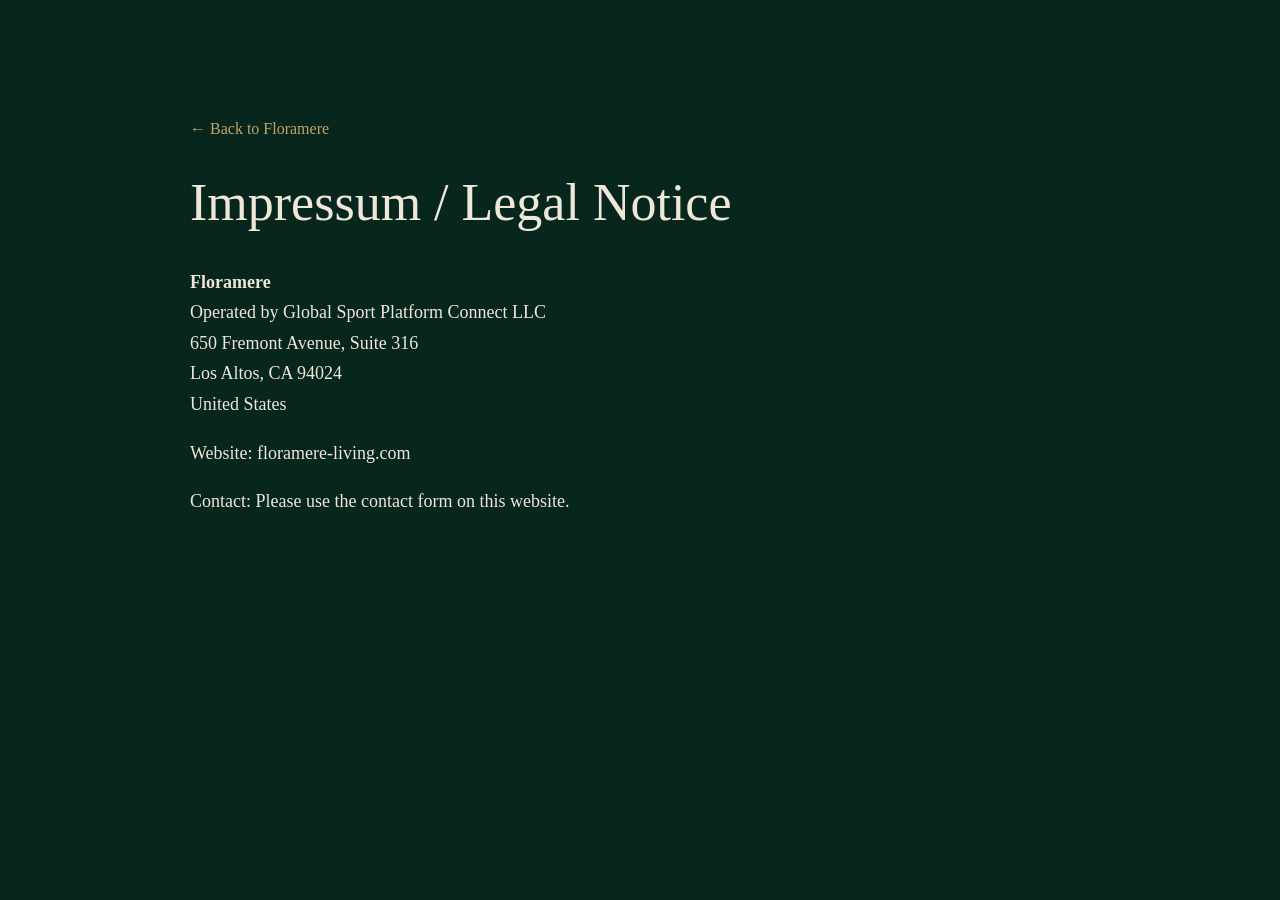
<file: impressum.html>
<!doctype html>
<html lang="en">
<head>
<meta charset="utf-8">
<meta name="viewport" content="width=device-width,initial-scale=1">
<title>Impressum · Floramere</title>
<style>
body{margin:0;background:#06261e;color:#efe7d8;font-family:Georgia,"Times New Roman",serif}
main{max-width:900px;margin:0 auto;padding:120px 28px}
a{color:#c6a365;text-decoration:none}
h1{font-size:52px;font-weight:400}
p{font-size:18px;line-height:1.7}
</style>
</head>
<body>
<main>
<a href="index.html">← Back to Floramere</a>
<h1>Impressum / Legal Notice</h1>
<p><strong>Floramere</strong><br>
Operated by Global Sport Platform Connect LLC<br>
650 Fremont Avenue, Suite 316<br>
Los Altos, CA 94024<br>
United States</p>
<p>Website: floramere-living.com</p>
<p>Contact: Please use the contact form on this website.</p>
</main>
</body>
</html>
</file>
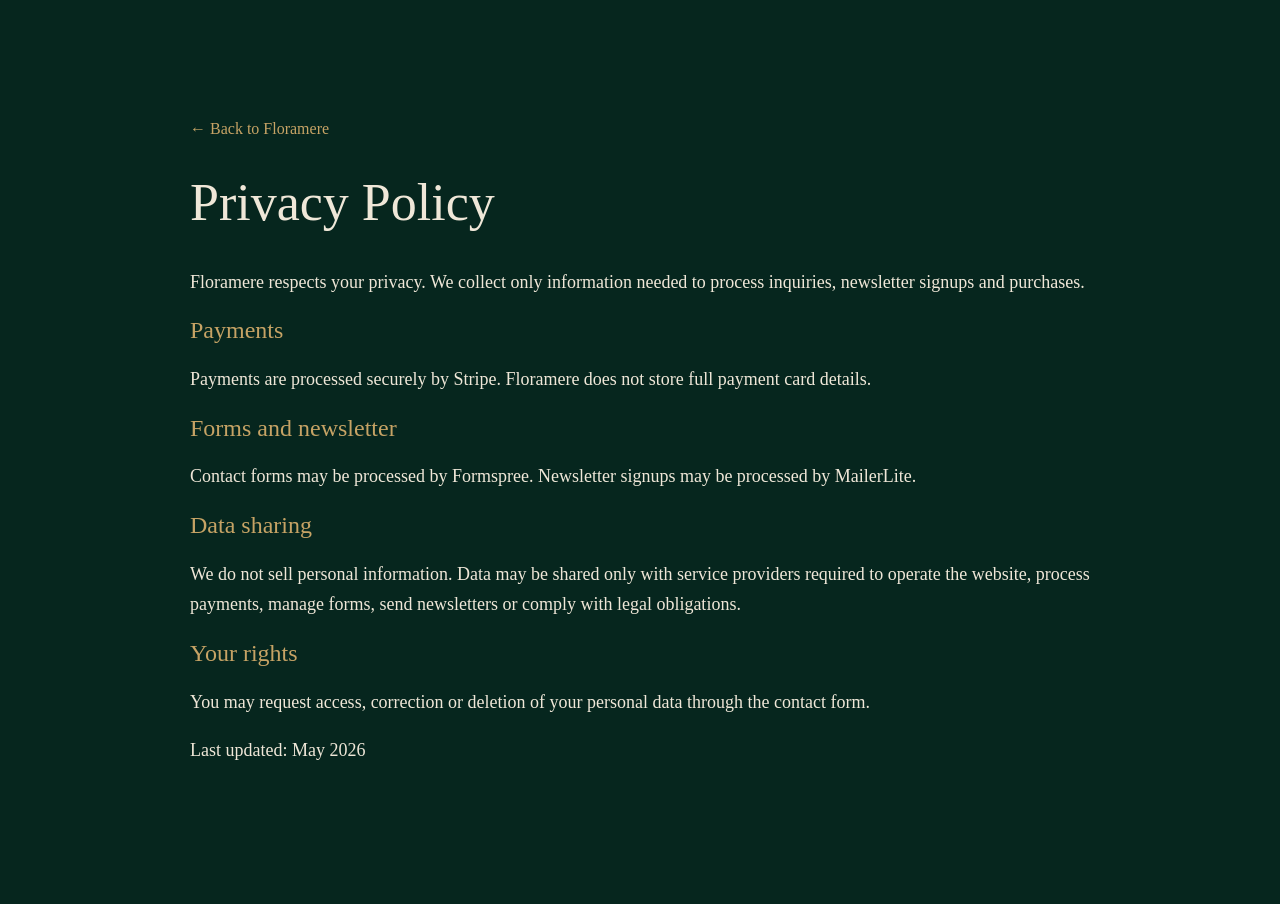
<file: privacy.html>
<!doctype html>
<html lang="en">
<head>
<meta charset="utf-8">
<meta name="viewport" content="width=device-width,initial-scale=1">
<title>Privacy Policy · Floramere</title>
<style>
body{margin:0;background:#06261e;color:#efe7d8;font-family:Georgia,"Times New Roman",serif}
main{max-width:900px;margin:0 auto;padding:120px 28px}
a{color:#c6a365;text-decoration:none}
h1{font-size:52px;font-weight:400}
h2{font-weight:400;color:#c6a365}
p{font-size:18px;line-height:1.7}
</style>
</head>
<body>
<main>
<a href="index.html">← Back to Floramere</a>
<h1>Privacy Policy</h1>
<p>Floramere respects your privacy. We collect only information needed to process inquiries, newsletter signups and purchases.</p>
<h2>Payments</h2>
<p>Payments are processed securely by Stripe. Floramere does not store full payment card details.</p>
<h2>Forms and newsletter</h2>
<p>Contact forms may be processed by Formspree. Newsletter signups may be processed by MailerLite.</p>
<h2>Data sharing</h2>
<p>We do not sell personal information. Data may be shared only with service providers required to operate the website, process payments, manage forms, send newsletters or comply with legal obligations.</p>
<h2>Your rights</h2>
<p>You may request access, correction or deletion of your personal data through the contact form.</p>
<p>Last updated: May 2026</p>
</main>
</body>
</html>
</file>
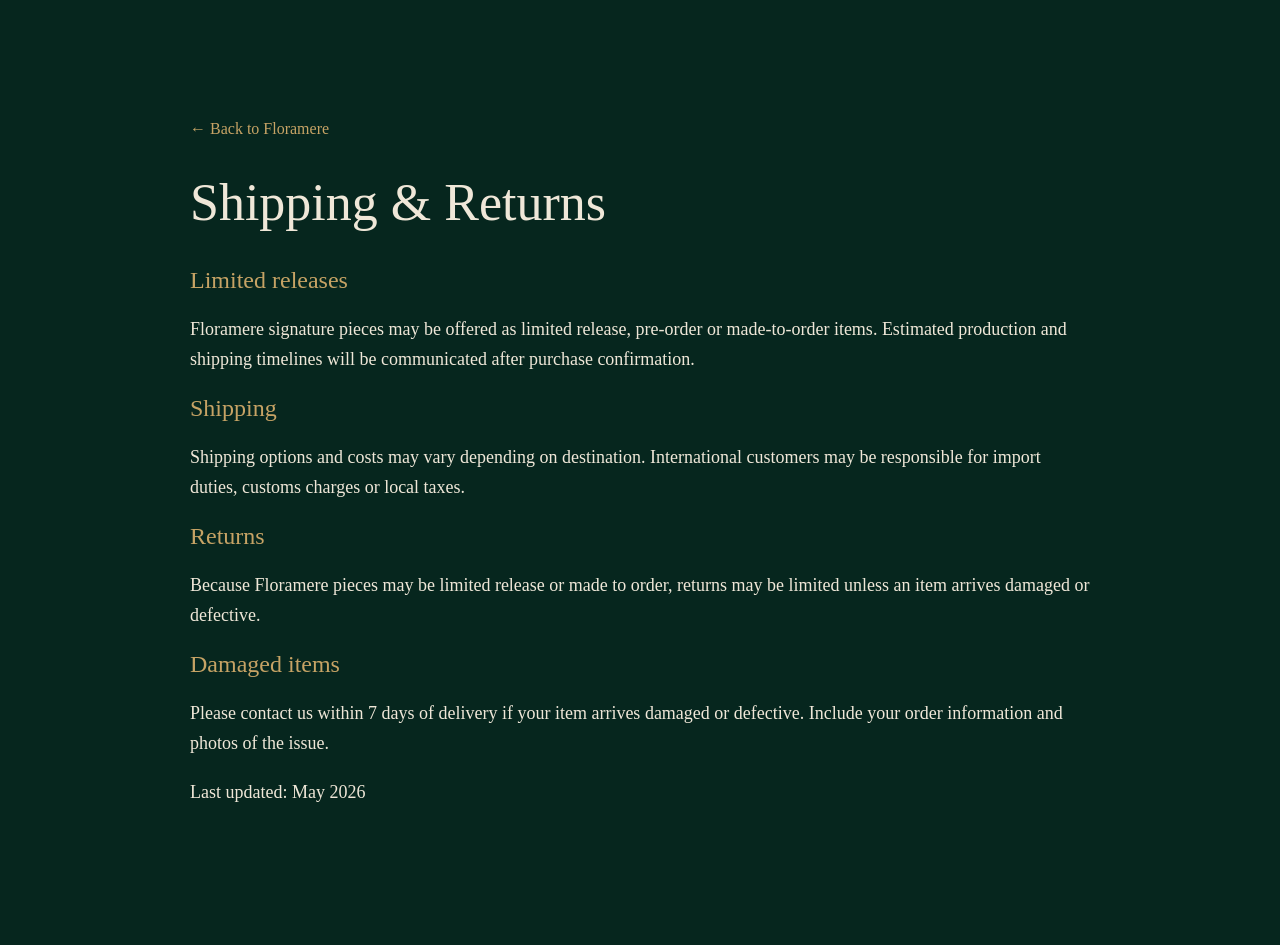
<file: shipping-returns.html>
<!doctype html>
<html lang="en">
<head>
<meta charset="utf-8">
<meta name="viewport" content="width=device-width,initial-scale=1">
<title>Shipping & Returns · Floramere</title>
<style>
body{margin:0;background:#06261e;color:#efe7d8;font-family:Georgia,"Times New Roman",serif}
main{max-width:900px;margin:0 auto;padding:120px 28px}
a{color:#c6a365;text-decoration:none}
h1{font-size:52px;font-weight:400}
h2{font-weight:400;color:#c6a365}
p{font-size:18px;line-height:1.7}
</style>
</head>
<body>
<main>
<a href="index.html">← Back to Floramere</a>
<h1>Shipping & Returns</h1>
<h2>Limited releases</h2>
<p>Floramere signature pieces may be offered as limited release, pre-order or made-to-order items. Estimated production and shipping timelines will be communicated after purchase confirmation.</p>
<h2>Shipping</h2>
<p>Shipping options and costs may vary depending on destination. International customers may be responsible for import duties, customs charges or local taxes.</p>
<h2>Returns</h2>
<p>Because Floramere pieces may be limited release or made to order, returns may be limited unless an item arrives damaged or defective.</p>
<h2>Damaged items</h2>
<p>Please contact us within 7 days of delivery if your item arrives damaged or defective. Include your order information and photos of the issue.</p>
<p>Last updated: May 2026</p>
</main>
</body>
</html>
</file>
